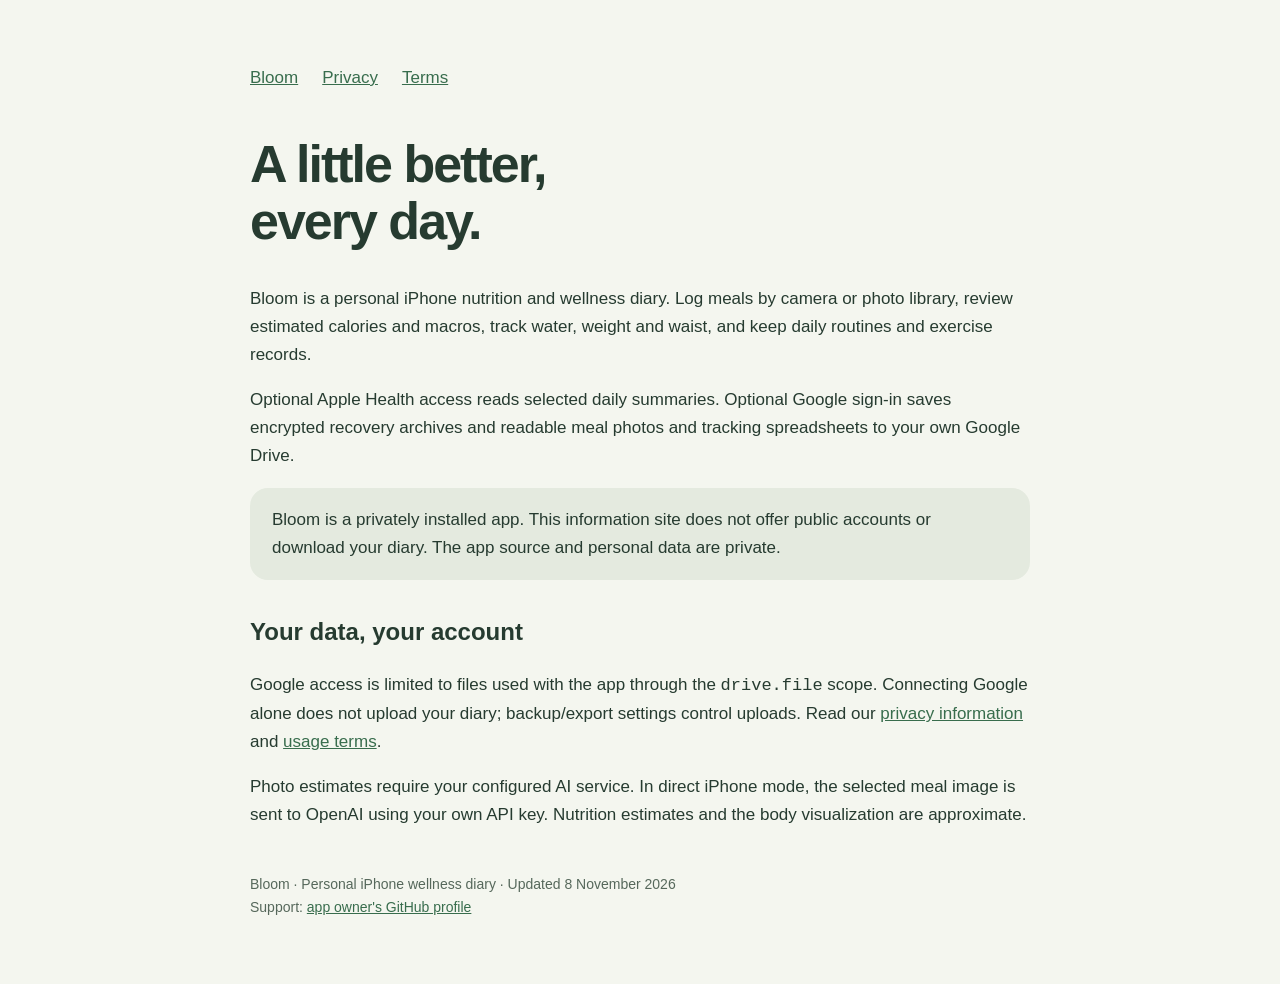
<file: index.html>
<!doctype html><html lang="en"><meta charset="utf-8"><meta name="viewport" content="width=device-width,initial-scale=1"><title>Personal wellness diary · Bloom</title><link rel="stylesheet" href="style.css"><main><nav><a href="index.html">Bloom</a><a href="privacy.html">Privacy</a><a href="terms.html">Terms</a></nav><h1>A little better,<br>every day.</h1><p>Bloom is a personal iPhone nutrition and wellness diary. Log meals by camera or photo library, review estimated calories and macros, track water, weight and waist, and keep daily routines and exercise records.</p><p>Optional Apple Health access reads selected daily summaries. Optional Google sign-in saves encrypted recovery archives and readable meal photos and tracking spreadsheets to your own Google Drive.</p><div class="note">Bloom is a privately installed app. This information site does not offer public accounts or download your diary. The app source and personal data are private.</div><h2>Your data, your account</h2><p>Google access is limited to files used with the app through the <code>drive.file</code> scope. Connecting Google alone does not upload your diary; backup/export settings control uploads. Read our <a href="privacy.html">privacy information</a> and <a href="terms.html">usage terms</a>.</p><p>Photo estimates require your configured AI service. In direct iPhone mode, the selected meal image is sent to OpenAI using your own API key. Nutrition estimates and the body visualization are approximate.</p><footer>Bloom · Personal iPhone wellness diary · Updated 8 November 2026<br>Support: <a href="https://github.com/krmdel">app owner's GitHub profile</a></footer></main></html>
</file>
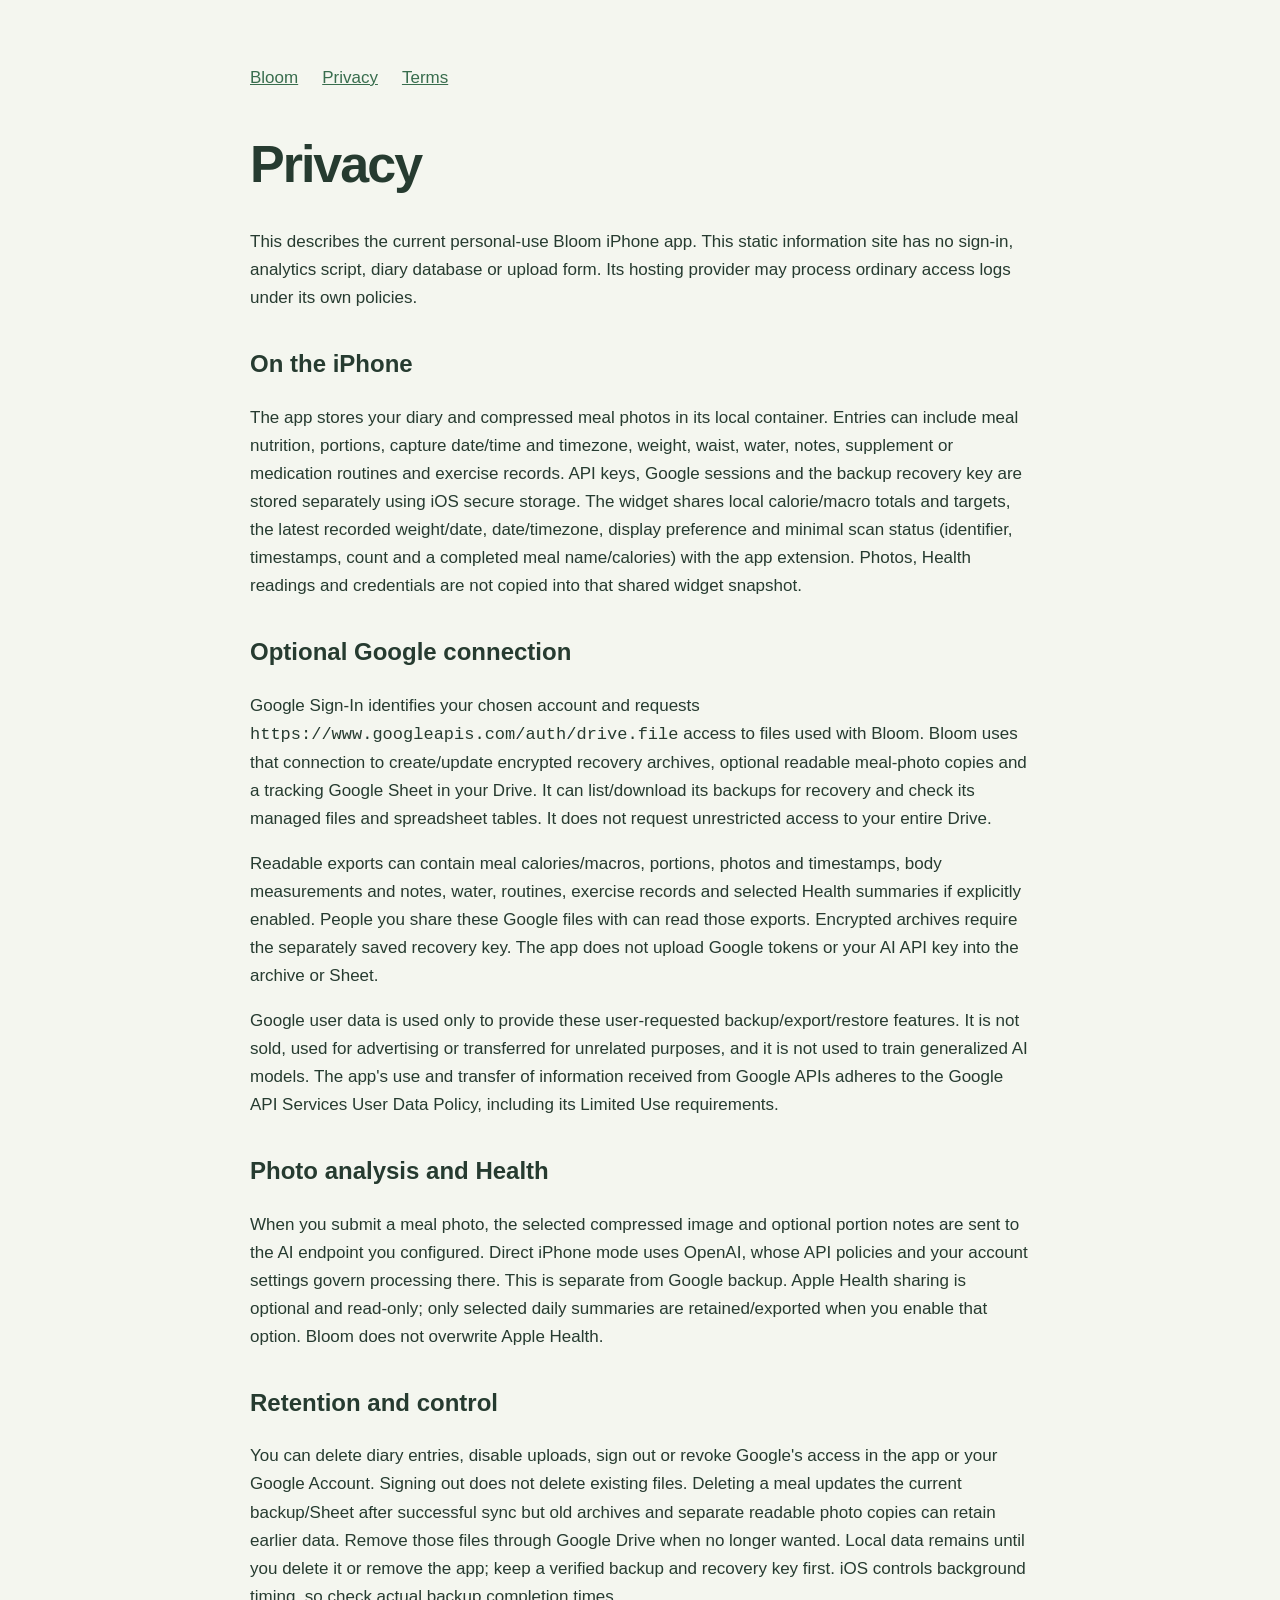
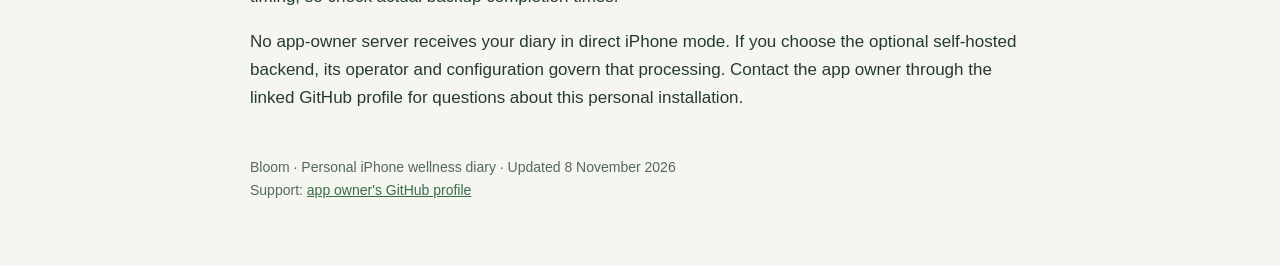
<file: privacy.html>
<!doctype html><html lang="en"><meta charset="utf-8"><meta name="viewport" content="width=device-width,initial-scale=1"><title>Privacy · Bloom</title><link rel="stylesheet" href="style.css"><main><nav><a href="index.html">Bloom</a><a href="privacy.html">Privacy</a><a href="terms.html">Terms</a></nav><h1>Privacy</h1><p>This describes the current personal-use Bloom iPhone app. This static information site has no sign-in, analytics script, diary database or upload form. Its hosting provider may process ordinary access logs under its own policies.</p><h2>On the iPhone</h2><p>The app stores your diary and compressed meal photos in its local container. Entries can include meal nutrition, portions, capture date/time and timezone, weight, waist, water, notes, supplement or medication routines and exercise records. API keys, Google sessions and the backup recovery key are stored separately using iOS secure storage. The widget shares local calorie/macro totals and targets, the latest recorded weight/date, date/timezone, display preference and minimal scan status (identifier, timestamps, count and a completed meal name/calories) with the app extension. Photos, Health readings and credentials are not copied into that shared widget snapshot.</p><h2>Optional Google connection</h2><p>Google Sign-In identifies your chosen account and requests <code>https://www.googleapis.com/auth/drive.file</code> access to files used with Bloom. Bloom uses that connection to create/update encrypted recovery archives, optional readable meal-photo copies and a tracking Google Sheet in your Drive. It can list/download its backups for recovery and check its managed files and spreadsheet tables. It does not request unrestricted access to your entire Drive.</p><p>Readable exports can contain meal calories/macros, portions, photos and timestamps, body measurements and notes, water, routines, exercise records and selected Health summaries if explicitly enabled. People you share these Google files with can read those exports. Encrypted archives require the separately saved recovery key. The app does not upload Google tokens or your AI API key into the archive or Sheet.</p><p>Google user data is used only to provide these user-requested backup/export/restore features. It is not sold, used for advertising or transferred for unrelated purposes, and it is not used to train generalized AI models. The app's use and transfer of information received from Google APIs adheres to the Google API Services User Data Policy, including its Limited Use requirements.</p><h2>Photo analysis and Health</h2><p>When you submit a meal photo, the selected compressed image and optional portion notes are sent to the AI endpoint you configured. Direct iPhone mode uses OpenAI, whose API policies and your account settings govern processing there. This is separate from Google backup. Apple Health sharing is optional and read-only; only selected daily summaries are retained/exported when you enable that option. Bloom does not overwrite Apple Health.</p><h2>Retention and control</h2><p>You can delete diary entries, disable uploads, sign out or revoke Google's access in the app or your Google Account. Signing out does not delete existing files. Deleting a meal updates the current backup/Sheet after successful sync but old archives and separate readable photo copies can retain earlier data. Remove those files through Google Drive when no longer wanted. Local data remains until you delete it or remove the app; keep a verified backup and recovery key first. iOS controls background timing, so check actual backup completion times.</p><p>No app-owner server receives your diary in direct iPhone mode. If you choose the optional self-hosted backend, its operator and configuration govern that processing. Contact the app owner through the linked GitHub profile for questions about this personal installation.</p><footer>Bloom · Personal iPhone wellness diary · Updated 8 November 2026<br>Support: <a href="https://github.com/krmdel">app owner's GitHub profile</a></footer></main></html>
</file>
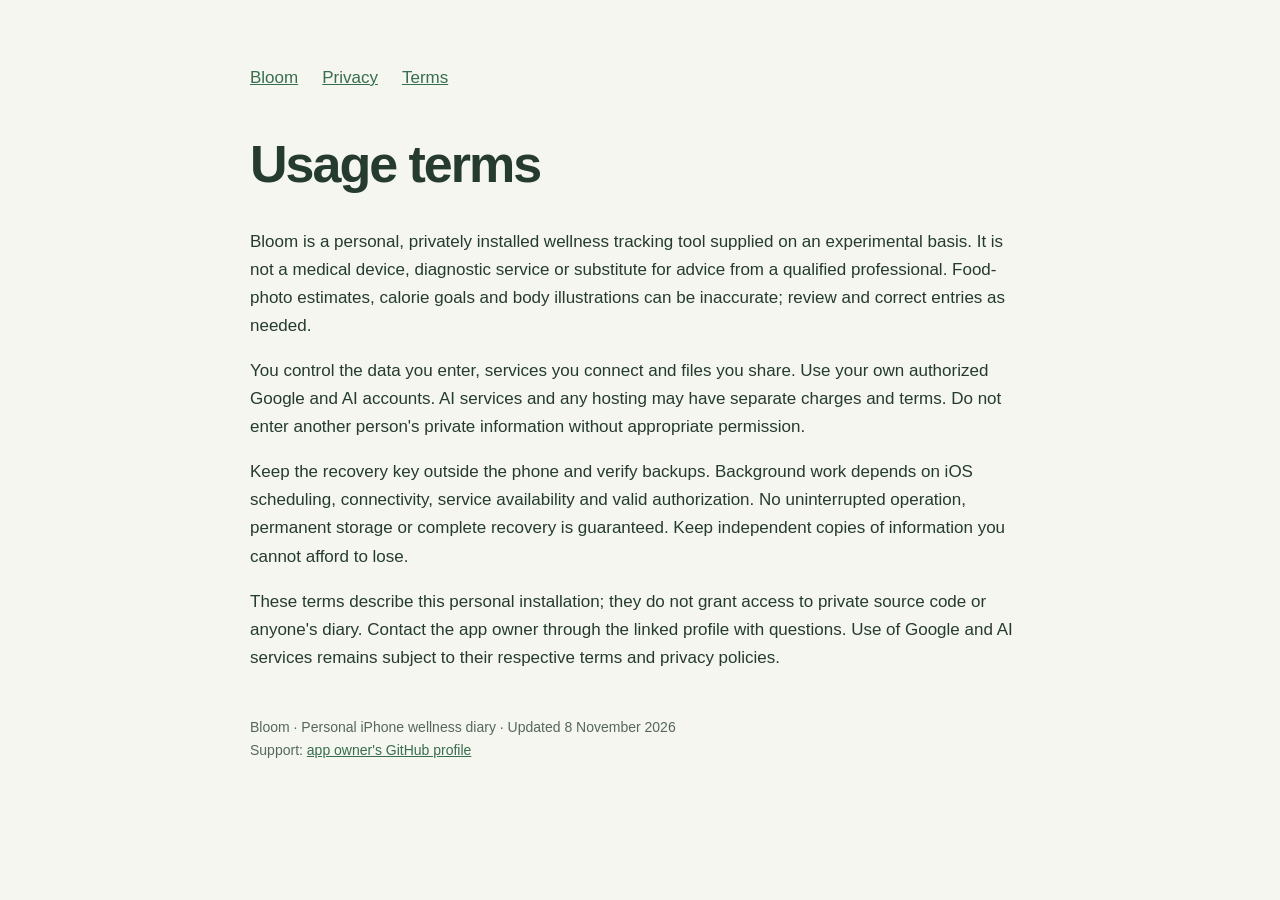
<file: terms.html>
<!doctype html><html lang="en"><meta charset="utf-8"><meta name="viewport" content="width=device-width,initial-scale=1"><title>Terms · Bloom</title><link rel="stylesheet" href="style.css"><main><nav><a href="index.html">Bloom</a><a href="privacy.html">Privacy</a><a href="terms.html">Terms</a></nav><h1>Usage terms</h1><p>Bloom is a personal, privately installed wellness tracking tool supplied on an experimental basis. It is not a medical device, diagnostic service or substitute for advice from a qualified professional. Food-photo estimates, calorie goals and body illustrations can be inaccurate; review and correct entries as needed.</p><p>You control the data you enter, services you connect and files you share. Use your own authorized Google and AI accounts. AI services and any hosting may have separate charges and terms. Do not enter another person's private information without appropriate permission.</p><p>Keep the recovery key outside the phone and verify backups. Background work depends on iOS scheduling, connectivity, service availability and valid authorization. No uninterrupted operation, permanent storage or complete recovery is guaranteed. Keep independent copies of information you cannot afford to lose.</p><p>These terms describe this personal installation; they do not grant access to private source code or anyone's diary. Contact the app owner through the linked profile with questions. Use of Google and AI services remains subject to their respective terms and privacy policies.</p><footer>Bloom · Personal iPhone wellness diary · Updated 8 November 2026<br>Support: <a href="https://github.com/krmdel">app owner's GitHub profile</a></footer></main></html>
</file>
<file: style.css>
body{margin:0;background:#f4f6ef;color:#263b30;font:17px/1.65 -apple-system,BlinkMacSystemFont,sans-serif}main{max-width:780px;padding:64px 24px;margin:auto}h1{font-size:52px;line-height:1.1;letter-spacing:-2px}h2{margin-top:32px;font-size:24px}a{color:#386d4d}nav{display:flex;gap:24px;margin-bottom:44px}.note{padding:18px 22px;border-radius:18px;background:#e4eadf}footer{margin-top:44px;font-size:14px;color:#56685b}
</file>
